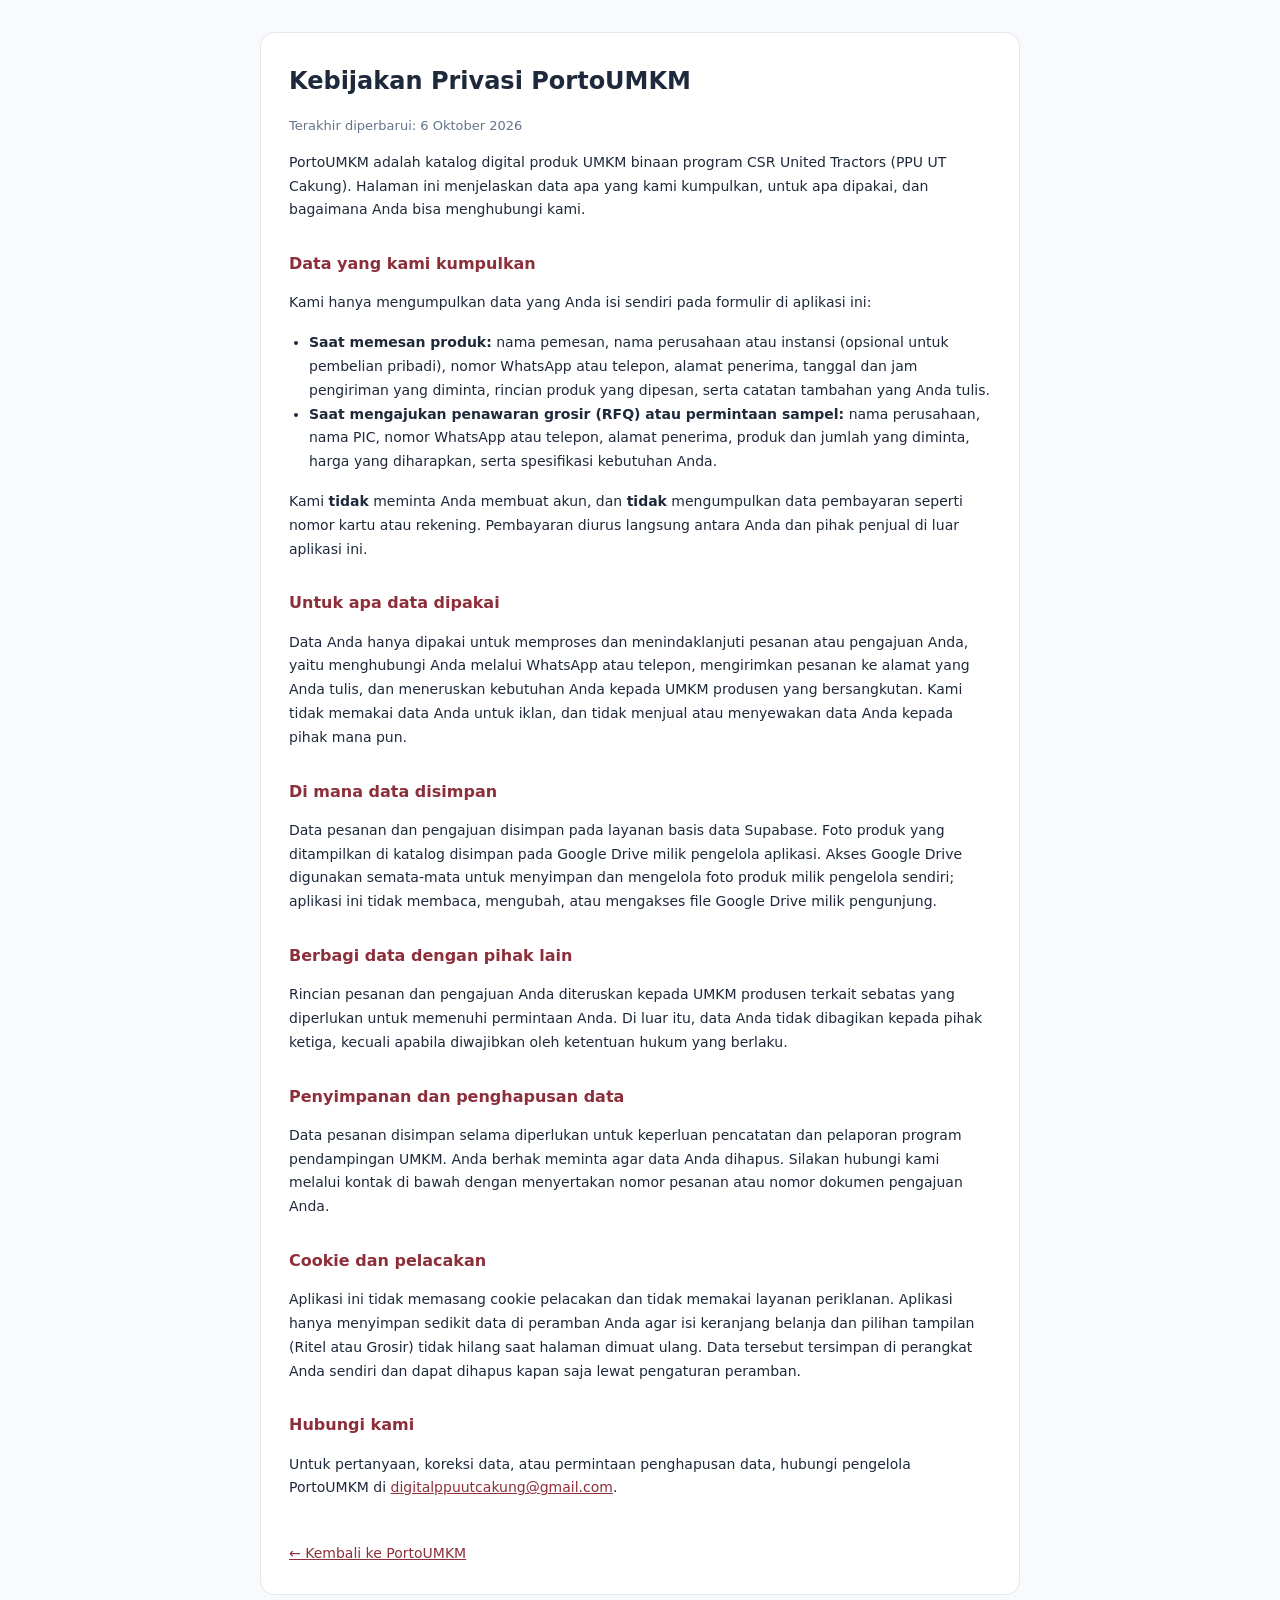
<file: privacy.html>
<!DOCTYPE html>
<html lang="id">
<head>
<meta charset="UTF-8">
<meta name="viewport" content="width=device-width, initial-scale=1">
<title>Kebijakan Privasi — PortoUMKM</title>
<style>
  :root { --teks: #1e293b; --redup: #64748b; --garis: #e2e8f0; --utama: #8c2f3a; }
  * { box-sizing: border-box; }
  body {
    margin: 0; padding: 32px 20px 64px;
    font-family: system-ui, -apple-system, "Segoe UI", Roboto, Arial, sans-serif;
    color: var(--teks); line-height: 1.7; background: #f8fafc;
  }
  .kotak { max-width: 760px; margin: 0 auto; background: #fff; border: 1px solid var(--garis); border-radius: 14px; padding: 28px; }
  h1 { font-size: 24px; margin: 0 0 4px; }
  h2 { font-size: 16px; margin: 28px 0 8px; color: var(--utama); }
  p, li { font-size: 14px; }
  ul { padding-left: 20px; }
  .redup { color: var(--redup); font-size: 13px; }
  a { color: var(--utama); }
  .kembali { display: inline-block; margin-top: 28px; font-size: 14px; }
  @media (max-width: 600px) { body { padding: 20px 14px 48px; } .kotak { padding: 20px; } h1 { font-size: 20px; } }
</style>
</head>
<body>
<div class="kotak">

<h1>Kebijakan Privasi PortoUMKM</h1>
<p class="redup">Terakhir diperbarui: 6 Oktober 2026</p>

<p>PortoUMKM adalah katalog digital produk UMKM binaan program CSR United Tractors (PPU UT Cakung). Halaman ini menjelaskan data apa yang kami kumpulkan, untuk apa dipakai, dan bagaimana Anda bisa menghubungi kami.</p>

<h2>Data yang kami kumpulkan</h2>
<p>Kami hanya mengumpulkan data yang Anda isi sendiri pada formulir di aplikasi ini:</p>
<ul>
  <li><b>Saat memesan produk:</b> nama pemesan, nama perusahaan atau instansi (opsional untuk pembelian pribadi), nomor WhatsApp atau telepon, alamat penerima, tanggal dan jam pengiriman yang diminta, rincian produk yang dipesan, serta catatan tambahan yang Anda tulis.</li>
  <li><b>Saat mengajukan penawaran grosir (RFQ) atau permintaan sampel:</b> nama perusahaan, nama PIC, nomor WhatsApp atau telepon, alamat penerima, produk dan jumlah yang diminta, harga yang diharapkan, serta spesifikasi kebutuhan Anda.</li>
</ul>
<p>Kami <b>tidak</b> meminta Anda membuat akun, dan <b>tidak</b> mengumpulkan data pembayaran seperti nomor kartu atau rekening. Pembayaran diurus langsung antara Anda dan pihak penjual di luar aplikasi ini.</p>

<h2>Untuk apa data dipakai</h2>
<p>Data Anda hanya dipakai untuk memproses dan menindaklanjuti pesanan atau pengajuan Anda, yaitu menghubungi Anda melalui WhatsApp atau telepon, mengirimkan pesanan ke alamat yang Anda tulis, dan meneruskan kebutuhan Anda kepada UMKM produsen yang bersangkutan. Kami tidak memakai data Anda untuk iklan, dan tidak menjual atau menyewakan data Anda kepada pihak mana pun.</p>

<h2>Di mana data disimpan</h2>
<p>Data pesanan dan pengajuan disimpan pada layanan basis data Supabase. Foto produk yang ditampilkan di katalog disimpan pada Google Drive milik pengelola aplikasi. Akses Google Drive digunakan semata-mata untuk menyimpan dan mengelola foto produk milik pengelola sendiri; aplikasi ini tidak membaca, mengubah, atau mengakses file Google Drive milik pengunjung.</p>

<h2>Berbagi data dengan pihak lain</h2>
<p>Rincian pesanan dan pengajuan Anda diteruskan kepada UMKM produsen terkait sebatas yang diperlukan untuk memenuhi permintaan Anda. Di luar itu, data Anda tidak dibagikan kepada pihak ketiga, kecuali apabila diwajibkan oleh ketentuan hukum yang berlaku.</p>

<h2>Penyimpanan dan penghapusan data</h2>
<p>Data pesanan disimpan selama diperlukan untuk keperluan pencatatan dan pelaporan program pendampingan UMKM. Anda berhak meminta agar data Anda dihapus. Silakan hubungi kami melalui kontak di bawah dengan menyertakan nomor pesanan atau nomor dokumen pengajuan Anda.</p>

<h2>Cookie dan pelacakan</h2>
<p>Aplikasi ini tidak memasang cookie pelacakan dan tidak memakai layanan periklanan. Aplikasi hanya menyimpan sedikit data di peramban Anda agar isi keranjang belanja dan pilihan tampilan (Ritel atau Grosir) tidak hilang saat halaman dimuat ulang. Data tersebut tersimpan di perangkat Anda sendiri dan dapat dihapus kapan saja lewat pengaturan peramban.</p>

<h2>Hubungi kami</h2>
<p>Untuk pertanyaan, koreksi data, atau permintaan penghapusan data, hubungi pengelola PortoUMKM di <a href="mailto:digitalppuutcakung@gmail.com">digitalppuutcakung@gmail.com</a>.</p>

<a class="kembali" href="./">&larr; Kembali ke PortoUMKM</a>

</div>
</body>
</html>
</file>
